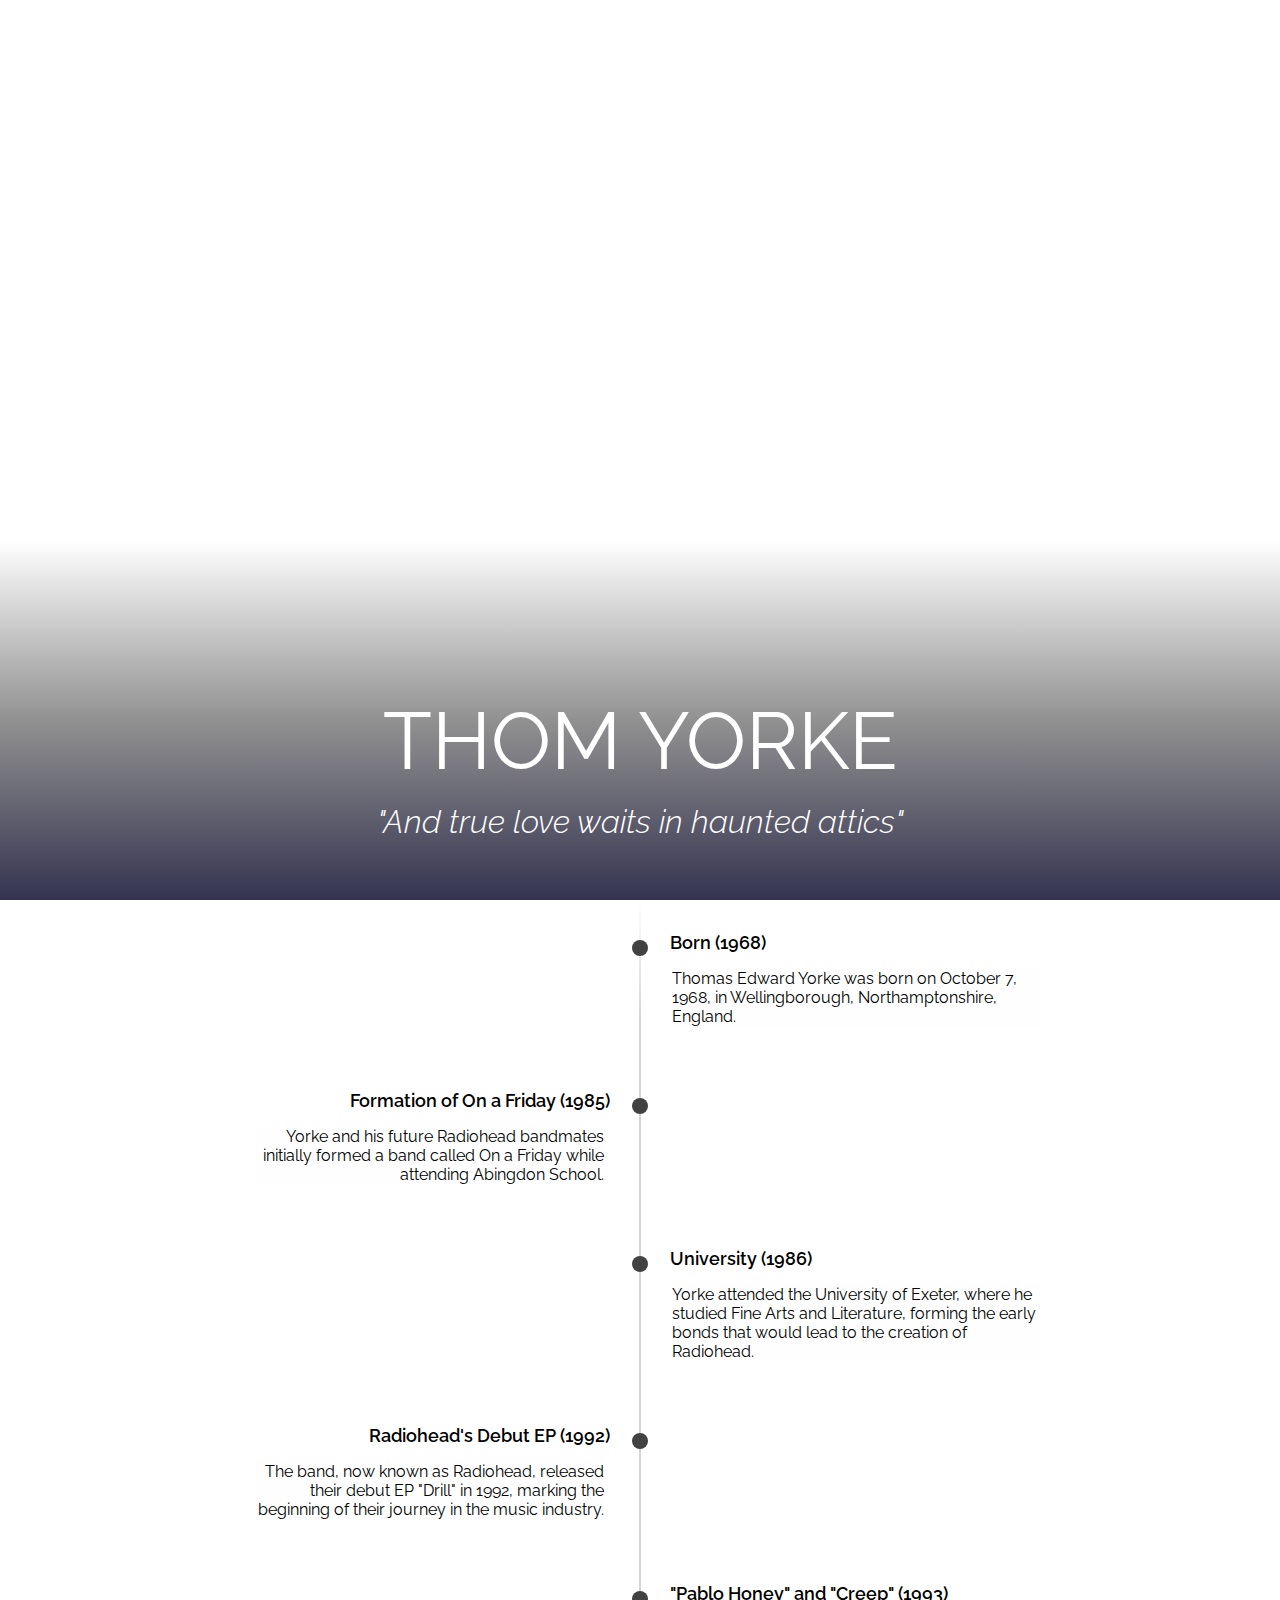
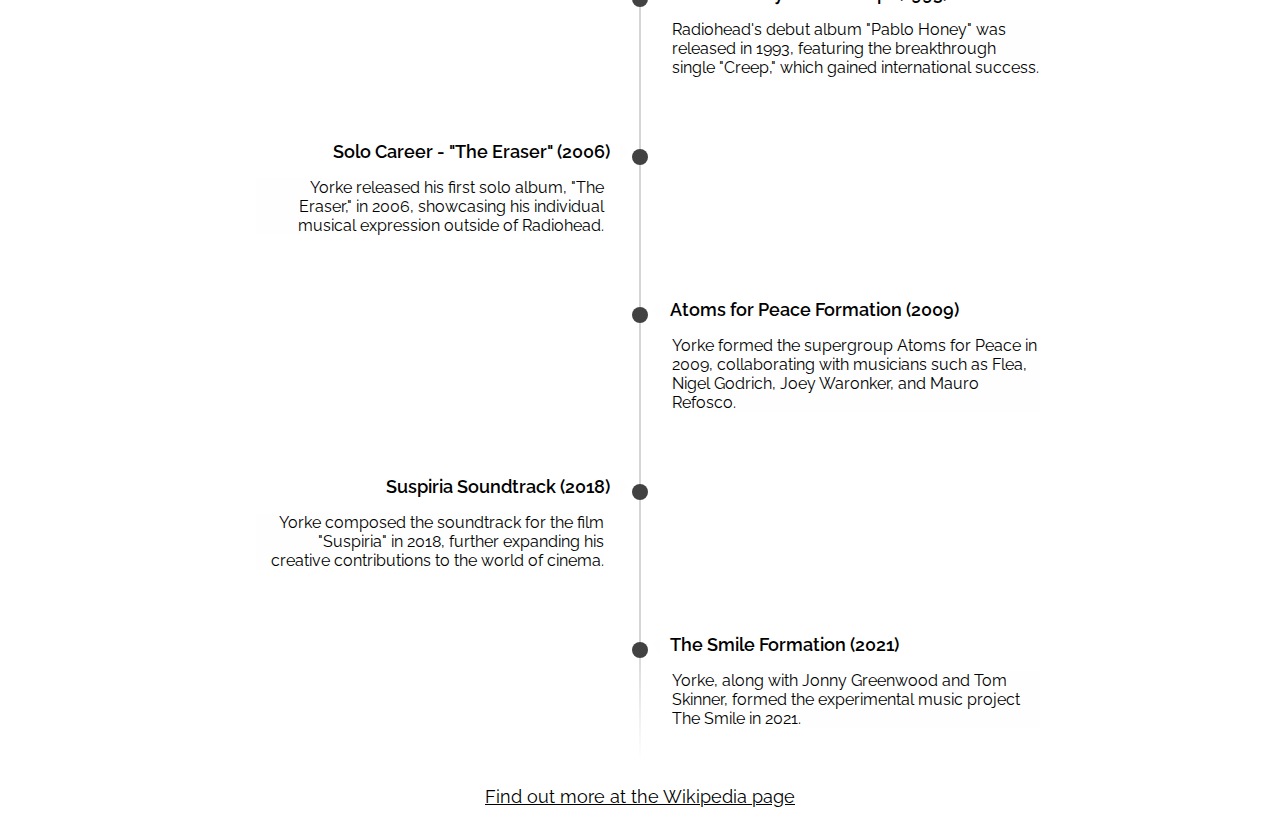
<file: static/projects/tribute-page/index.html>
<!DOCTYPE html>
<html lang="en">
  <head>
    <meta charset="UTF-8">
    <title>Thom Yorke Tribute Page</title>
    <meta name="viewport" content="width=device-width, initial-scale=1">
    <meta name="description" content="Yet another tribute page">
    <link rel="stylesheet" href="styles.css">
    <link rel="preconnect" href="https://fonts.googleapis.com">
    <link rel="preconnect" href="https://fonts.gstatic.com" crossorigin>
    <link href="https://fonts.googleapis.com/css2?family=Raleway:ital,wght@0,200;0,300;0,400;1,200&display=swap" rel="stylesheet">
  </head>
  <body>
    <main id="main">

      <div id="title-section">
        <div class="align-bottom-center">
          <p id="title">THOM YORKE</p>
          <p id="quote">"And true love waits in haunted attics"</p>
        </div>
      </div>

      <div id="timeline-section">
        <ul class="timeline">
          <li>
            <div class="direction-r">
              <div class="flag-wrapper">
                <span class="hexa"></span>
                <span class="flag">Born (1968)</span>
              </div>
              <div class="desc">Thomas Edward Yorke was born on October 7, 1968, in Wellingborough, Northamptonshire, England.</div>
            </div>
          </li>

          <li>
            <div class="direction-l">
              <div class="flag-wrapper">
                <span class="hexa"></span>
                <span class="flag">Formation of On a Friday (1985)</span>
              </div>
              <div class="desc">Yorke and his future Radiohead bandmates initially formed a band called On a Friday while attending Abingdon School.</div>
            </div>
          </li>

          <li>
            <div class="direction-r">
              <div class="flag-wrapper">
                <span class="hexa"></span>
                <span class="flag">University (1986)</span>
              </div>
              <div class="desc">Yorke attended the University of Exeter, where he studied Fine Arts and Literature, forming the early bonds that would lead to the creation of Radiohead.</div>
            </div>
          </li>

          <li>
            <div class="direction-l">
              <div class="flag-wrapper">
                <span class="hexa"></span>
                <span class="flag">Radiohead's Debut EP (1992)</span>
              </div>
              <div class="desc">The band, now known as Radiohead, released their debut EP "Drill" in 1992, marking the beginning of their journey in the music industry.</div>
            </div>
          </li>

          <li>
            <div class="direction-r">
              <div class="flag-wrapper">
                <span class="hexa"></span>
                <span class="flag">"Pablo Honey" and "Creep" (1993)</span>
              </div>
              <div class="desc">Radiohead's debut album "Pablo Honey" was released in 1993, featuring the breakthrough single "Creep," which gained international success.</div>
            </div>
          </li>

          <li>
            <div class="direction-l">
              <div class="flag-wrapper">
                <span class="hexa"></span>
                <span class="flag">Solo Career - "The Eraser" (2006)</span>
              </div>
              <div class="desc">Yorke released his first solo album, "The Eraser," in 2006, showcasing his individual musical expression outside of Radiohead.</div>
            </div>
          </li>

          <li>
            <div class="direction-r">
              <div class="flag-wrapper">
                <span class="hexa"></span>
                <span class="flag">Atoms for Peace Formation (2009)</span>
              </div>
              <div class="desc">Yorke formed the supergroup Atoms for Peace in 2009, collaborating with musicians such as Flea, Nigel Godrich, Joey Waronker, and Mauro Refosco.</div>
            </div>
          </li>

          <li>
            <div class="direction-l">
              <div class="flag-wrapper">
                <span class="hexa"></span>
                <span class="flag">Suspiria Soundtrack (2018)</span>
              </div>
              <div class="desc">Yorke composed the soundtrack for the film "Suspiria" in 2018, further expanding his creative contributions to the world of cinema.</div>
            </div>
          </li>

          <li>
            <div class="direction-r">
              <div class="flag-wrapper">
                <span class="hexa"></span>
                <span class="flag">The Smile Formation (2021)</span>
              </div>
              <div class="desc">Yorke, along with Jonny Greenwood and Tom Skinner, formed the experimental music project The Smile in 2021.</div>
            </div>
          </li>
        </ul>
      </div>

      <div id="tribute-info">
        <a href="https://en.wikipedia.org/wiki/Thom_Yorke" id="tribute-link" target="_blank">Find out more at the Wikipedia page</a>
      </div>
    </main>
  </body>
</html>
</file>
<file: static/projects/tribute-page/styles.css>
* {
    margin: 0;
    padding: 0;
    border: 0;
    outline: 0;
    font-size: 100%;
    vertical-align: baseline;
    background: transparent;
    font-family: 'Raleway', sans-serif;
  }
  
  body {
    background-image: url("https://media.bantmag.com/wp-content/uploads/2015/09/thoms.png");
    background-size: cover;
    background-repeat: no-repeat;
    background-attachment: fixed;
    width: auto;
    height: auto;
  }
  
  #title-section {
    width: 100%;
    height: 100vh;
    background-size: cover;
    background: linear-gradient(0deg, rgba(2,0,36,0.8016456582633054) 0%, rgba(0,0,0,0.4318977591036415) 20%, rgba(0,0,0,0) 40%);
    color: white;
  }
  
  #title {
    font-size: 80px;
    padding-bottom: 15px;
  }
  
  #quote {
    font-weight: 300;
    font-style: italic;
    font-size: 32px;
    padding-bottom: 60px;
  }
  
  .align-bottom-center {
    position: absolute;
    bottom: 0;
    width: 100%;
    text-align: center;
  }
  
  #summary {
    background-color: rgb(228, 228, 228);
    width: auto;
    height: 250px;
    display: flex;
    align-items: center;
  }
  
  #summary-text {
    color: rgb(20, 20, 20);
    width: 60%;
    font-size: 1vw;
    text-align: justify;
    margin: auto;
  }
  
  #timeline-section {
    background-color: white;
    width: auto;
  }
  
  #tribute-info {
    background-color: white;
    width: auto;
    height: 8vh;
    display: flex;
    align-items: center;
  }
  
  #tribute-info a:link,
  #tribute-info a:visited {
    text-decoration: underline;
    color: black;
  }
  
  #tribute-info a:hover {
    text-decoration: none;
  }
  
  #tribute-info a {
    margin: auto;
    font-size: 18px;
  }
  
  .hexa {
    border: 5px;
    border-radius: 100%;
    width: 16px;
    height: 16px;
    background: rgb(66, 66, 66);
    position: absolute;
    z-index: 5;
  }

  .timeline {
    position: relative;
    padding: 0;
    width: 100%;
    list-style-type: none;
  }
  
  .timeline:before {
    position: absolute;
    left: 50%;
    top: 0;
    content: ' ';
    display: block;
    width: 2px;
    height: 100%;
    margin-left: -1px;
    background: linear-gradient(to bottom, rgba(213, 213, 213, 0) 0%, rgb(213, 213, 213) 8%, rgb(213, 213, 213) 92%, rgba(213, 213, 213, 0) 100%);
    z-index: 5;
  }
  
  .timeline li {
    padding: 2em 0;
  }  
  
  .direction-l,
  .direction-r {
    float: none;
    width: 100%;
    text-align: center;
  }
  
  .flag-wrapper {
    text-align: center;
    position: relative;
  }
  
  .flag {
    position: relative;
    display: inline;
    background: rgb(255, 255, 255);
    font-weight: 600;
    z-index: 15;
    padding: 6px 10px;
    text-align: left;
    border-radius: 5px;
  }
  
  .direction-l .flag:after,
  .direction-r .flag:after {
    content: "";
    position: absolute;
    left: 50%;
    top: -15px;
    height: 0;
    width: 0;
    margin-left: -8px;
    pointer-events: none;
  }
  
  .desc {
    position: relative;
    background: rgb(254, 254, 254);
    z-index: 15;
  }
  
  .direction-l .desc,
  .direction-r .desc {
    position: relative;
    margin: 1em 1em 0 1em;
    z-index: 15;
  }
  
  @media (min-width: 768px) {
    .timeline {
      width: 660px;
      margin: 0 auto;
      margin-top: 20px;
    }
  
    .timeline li:after {
      content: "";
      display: block;
      height: 0;
      clear: both;
      visibility: hidden;
    }
  
    .timeline .hexa {
      left: -28px;
      right: auto;
      top: 8px;
    }
  
    .timeline .direction-l .hexa {
      left: auto;
      right: -28px;
    }
  
    .direction-l {
      position: relative;
      width: 310px;
      float: left;
      text-align: right;
    }
  
    .direction-r {
      position: relative;
      width: 310px;
      float: right;
      text-align: left;
    }
  
    .flag-wrapper {
      display: inline-block;
    }
  
    .flag {
      font-size: 18px;
    }
  
    .direction-l .flag:after {
      left: auto;
      right: -16px;
      top: 50%;
      margin-top: -8px;
      border: solid transparent;
      border-left-color: rgb(254, 254, 254);
      border-width: 8px;
    }
  
    .direction-r .flag:after {
      top: 50%;
      margin-top: -8px;
      border: solid transparent;
      border-right-color: rgb(254, 254, 254);
      border-width: 8px;
      left: -8px;
    }
  
    .direction-r .desc {
      margin: 1em 0 0 0.75em;
    }
  }
  
  @media (min-width: 992px) {
    .timeline {
      width: 800px;
      margin: 0 auto;
    }
  
    .direction-l {
      position: relative;
      width: 380px;
      float: left;
      text-align: right;
    }
  
    .direction-r {
      position: relative;
      width: 380px;
      float: right;
      text-align: left;
    }
  }
</file>
